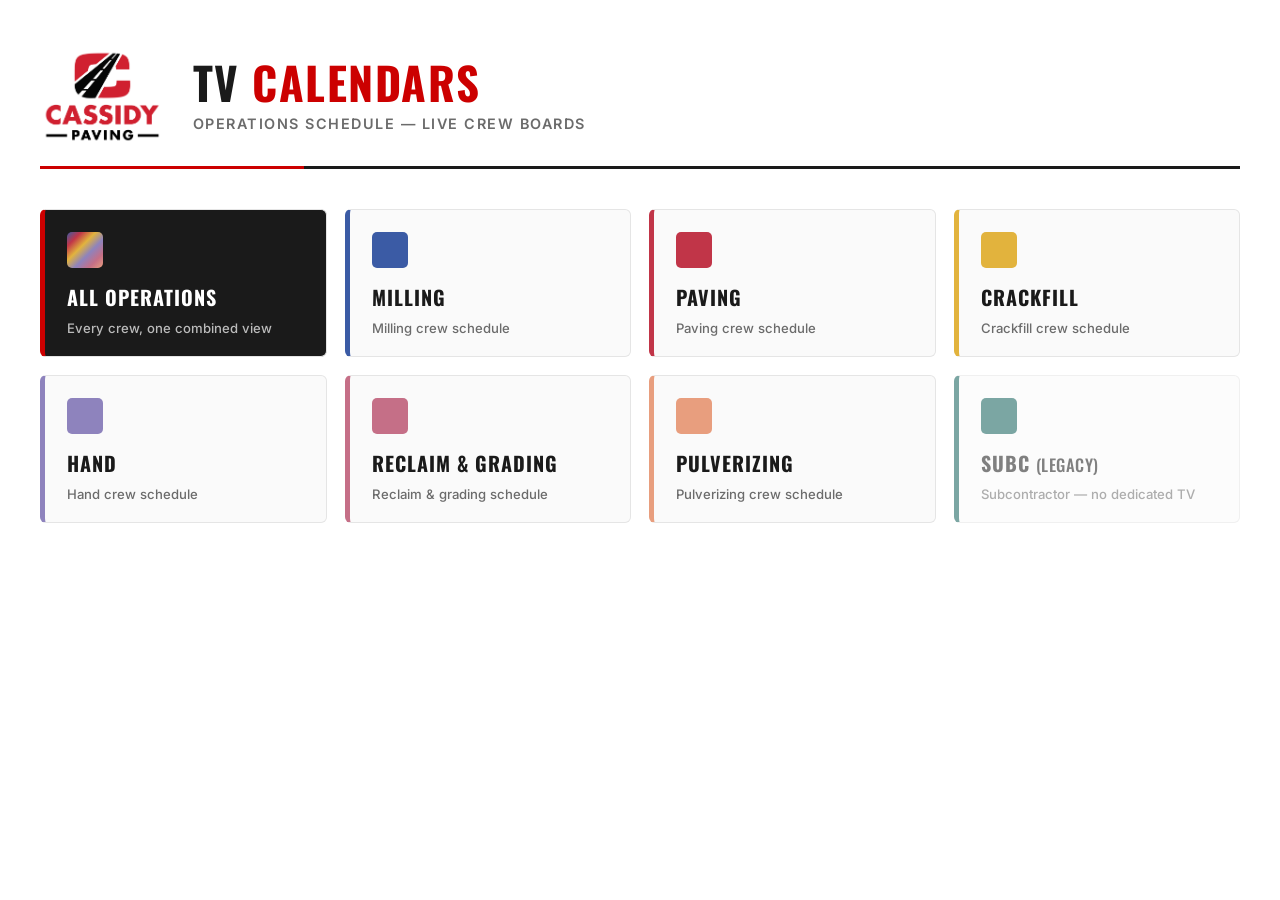
<file: index.html>
<!DOCTYPE html>
<html lang="en">
<head>
<meta charset="UTF-8">
<meta name="viewport" content="width=device-width, initial-scale=1.0">
<title>Cassidy Paving — TV Calendars</title>
<link rel="preconnect" href="https://fonts.googleapis.com">
<link rel="preconnect" href="https://fonts.gstatic.com" crossorigin>
<link href="https://fonts.googleapis.com/css2?family=Inter:wght@400;500;600;700&family=Oswald:wght@500;600;700&display=swap" rel="stylesheet">
<style>
:root {
  --brand-red: #CC0000;
  --brand-black: #1A1A1A;
  --grid-line: #E5E5E5;
  --muted: #6B6B6B;
}
* { margin: 0; padding: 0; box-sizing: border-box; }
body {
  font-family: 'Inter', -apple-system, BlinkMacSystemFont, sans-serif;
  background: #FFFFFF;
  color: var(--brand-black);
  min-height: 100vh;
  padding: 48px 32px;
}
.container { max-width: 1200px; margin: 0 auto; }
.header {
  display: flex;
  align-items: center;
  gap: 28px;
  margin-bottom: 40px;
  padding-bottom: 22px;
  border-bottom: 3px solid var(--brand-black);
  position: relative;
}
.header::after {
  content: '';
  position: absolute;
  left: 0; bottom: -3px;
  width: 22%; height: 3px;
  background: var(--brand-red);
}
.header img { height: 96px; width: auto; }
.title-block h1 {
  font-family: 'Oswald', 'Impact', sans-serif;
  font-size: 2.8rem;
  font-weight: 700;
  letter-spacing: 1.5px;
  text-transform: uppercase;
  line-height: 1;
}
.title-block h1 .accent { color: var(--brand-red); }
.title-block .subtitle {
  margin-top: 10px;
  font-size: 0.9rem;
  color: var(--muted);
  font-weight: 600;
  letter-spacing: 1.5px;
  text-transform: uppercase;
}
.grid {
  display: grid;
  grid-template-columns: repeat(auto-fit, minmax(240px, 1fr));
  gap: 18px;
}
.card {
  background: #FAFAFA;
  border: 1px solid var(--grid-line);
  border-left: 5px solid var(--card-color, var(--brand-red));
  border-radius: 6px;
  padding: 22px 22px 20px;
  text-decoration: none;
  color: var(--brand-black);
  display: flex;
  flex-direction: column;
  gap: 8px;
  transition: all 0.2s ease;
}
.card:hover {
  background: #F2F2F2;
  box-shadow: 0 6px 18px rgba(0,0,0,0.08);
  transform: translateY(-2px);
}
.card .swatch {
  width: 36px; height: 36px;
  border-radius: 5px;
  background: var(--card-color, var(--brand-red));
  margin-bottom: 6px;
}
.card h2 {
  font-family: 'Oswald', 'Impact', sans-serif;
  font-size: 1.25rem;
  font-weight: 700;
  letter-spacing: 1px;
  text-transform: uppercase;
}
.card p {
  font-size: 0.82rem;
  color: var(--muted);
  font-weight: 500;
}
.card.featured {
  background: var(--brand-black);
  color: #FFFFFF;
  border-left-color: var(--brand-red);
}
.card.featured h2 { color: #FFFFFF; }
.card.featured p  { color: #BBBBBB; }
.card.featured .swatch {
  background: linear-gradient(135deg, #3B5BA5, #C13548, #E2B33D, #8E83BD, #C56F87, #E89E7E);
}
.card.legacy { opacity: 0.55; }
</style>
</head>
<body>
<div class="container">
  <div class="header">
    <img src="logo.png" alt="Cassidy Paving">
    <div class="title-block">
      <h1>TV <span class="accent">Calendars</span></h1>
      <p class="subtitle">Operations Schedule — Live Crew Boards</p>
    </div>
  </div>

  <div class="grid">
    <a href="operations.html" class="card featured">
      <div class="swatch"></div>
      <h2>All Operations</h2>
      <p>Every crew, one combined view</p>
    </a>

    <a href="milling.html" class="card" style="--card-color:#3B5BA5">
      <div class="swatch"></div>
      <h2>Milling</h2>
      <p>Milling crew schedule</p>
    </a>

    <a href="paving.html" class="card" style="--card-color:#C13548">
      <div class="swatch"></div>
      <h2>Paving</h2>
      <p>Paving crew schedule</p>
    </a>

    <a href="crackfill.html" class="card" style="--card-color:#E2B33D">
      <div class="swatch"></div>
      <h2>Crackfill</h2>
      <p>Crackfill crew schedule</p>
    </a>

    <a href="hand.html" class="card" style="--card-color:#8E83BD">
      <div class="swatch"></div>
      <h2>Hand</h2>
      <p>Hand crew schedule</p>
    </a>

    <a href="reclaim.html" class="card" style="--card-color:#C56F87">
      <div class="swatch"></div>
      <h2>Reclaim &amp; Grading</h2>
      <p>Reclaim &amp; grading schedule</p>
    </a>

    <a href="pulverizing.html" class="card" style="--card-color:#E89E7E">
      <div class="swatch"></div>
      <h2>Pulverizing</h2>
      <p>Pulverizing crew schedule</p>
    </a>

    <a href="subc.html" class="card legacy" style="--card-color:#115E59">
      <div class="swatch"></div>
      <h2>SubC <small style="font-weight:500;letter-spacing:0.5px">(legacy)</small></h2>
      <p>Subcontractor — no dedicated TV</p>
    </a>
  </div>
</div>
</body>
</html>
</file>
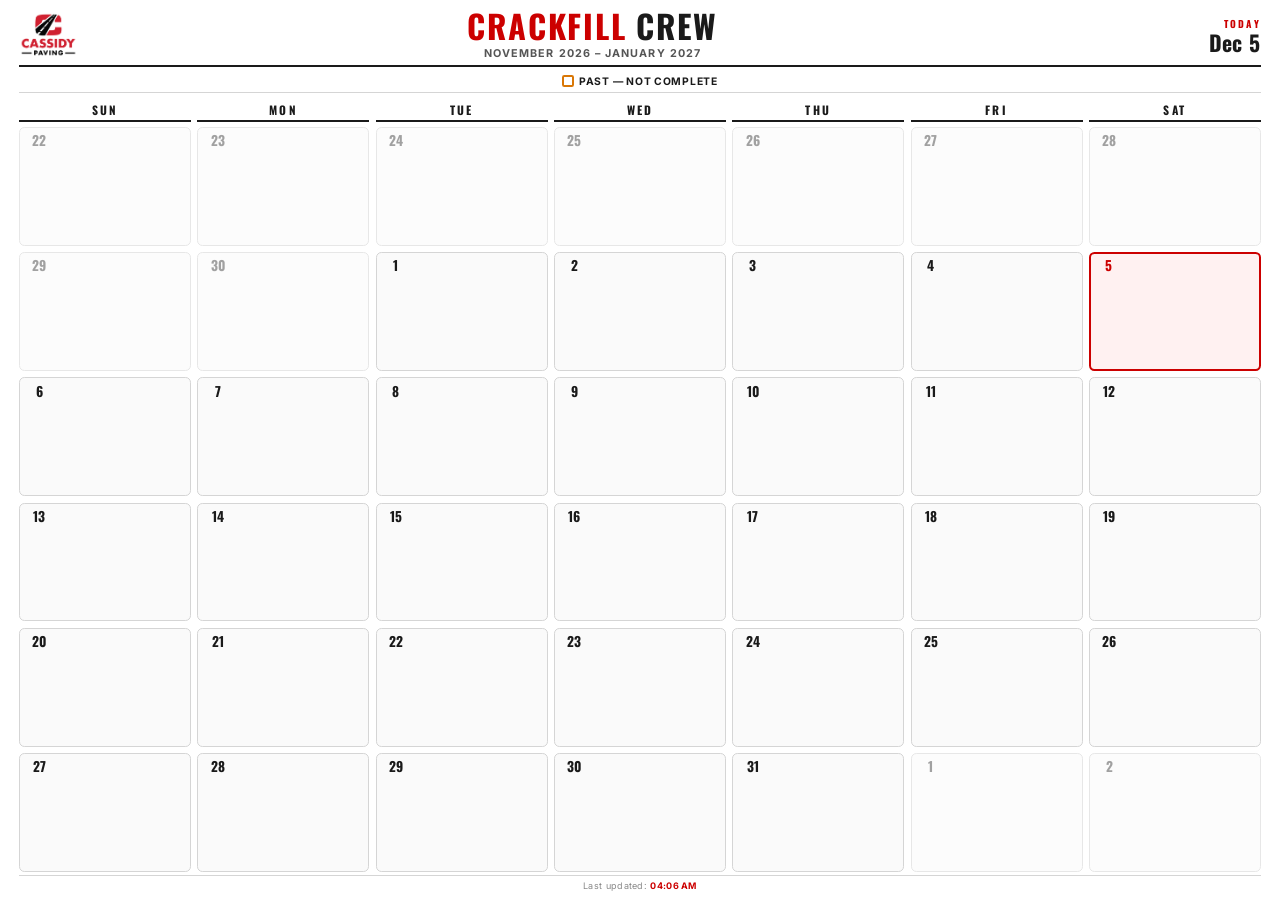
<file: crackfill.html>
<!DOCTYPE html>
<html lang="en">
<head>
<meta charset="UTF-8">
<meta name="viewport" content="width=device-width, initial-scale=1.0">
<title>Cassidy Paving — Crackfill Crew Calendar</title>
<link rel="preconnect" href="https://fonts.googleapis.com">
<link rel="preconnect" href="https://fonts.gstatic.com" crossorigin>
<link href="https://fonts.googleapis.com/css2?family=Inter:wght@400;500;600;700&family=Oswald:wght@500;600;700&display=swap" rel="stylesheet">
<link rel="stylesheet" href="calendar-styles.css">
<style>:root { --crew-color: #E2B33D; }</style>
</head>
<body>

<header class="header">
  <div class="header-logo">
    <img src="logo.png" alt="Cassidy Paving">
  </div>
  <div class="header-title">
    <div class="crew-name"><span class="accent">Crackfill</span> Crew</div>
    <div class="date-range" id="date-range"></div>
  </div>
  <div class="header-right">
    <div class="label">Today</div>
    <div class="date" id="today-date"></div>
  </div>
</header>

<div class="legend">
  <div class="legend-item"><div class="legend-color outline-amber"></div> Past — Not Complete</div>
</div>

<div class="calendar-container">
  <div class="weekday-header">
    <div>Sun</div><div>Mon</div><div>Tue</div><div>Wed</div><div>Thu</div><div>Fri</div><div>Sat</div>
  </div>
  <div class="calendar-grid" id="grid"></div>
</div>

<div class="status-bar">
  Last updated: <span class="accent" id="update-time">--:--</span>
</div>

<script src="calendar-utils.js"></script>
<script>
const CREW_PHASE = 'Crackfill';

async function renderCalendar() {
  const today = new Date();
  const todayStart = new Date(today); todayStart.setHours(0,0,0,0);
  document.getElementById('today-date').textContent =
    today.toLocaleDateString('en-US', { month: 'short', day: 'numeric' });

  const allEvents = await loadEvents();
  const events = filterEventsByPhase(allEvents, CREW_PHASE);

  const calendarDates = getCalendarDates(today);
  document.getElementById('date-range').textContent =
    formatDateRange(calendarDates[0], calendarDates[calendarDates.length - 1]);

  const grid = document.getElementById('grid');
  grid.innerHTML = '';

  calendarDates.forEach(date => {
    const cell = document.createElement('div');
    cell.className = 'day-cell';
    if (date.getMonth() === today.getMonth() && date.getFullYear() === today.getFullYear()) {
      cell.classList.add('current-month');
    }
    if (date.toDateString() === today.toDateString()) {
      cell.classList.add('current-day');
    }

    const dayNum = document.createElement('div');
    dayNum.className = 'day-number';
    dayNum.textContent = date.getDate();
    cell.appendChild(dayNum);

    const eventsEl = document.createElement('div');
    eventsEl.className = 'events';

    const dayEvents = getEventsForDate(events, date);
    dayEvents.forEach(event => {
      const eventEl = document.createElement('div');
      eventEl.className = 'event';
      if (event.status === 'Complete') {
        eventEl.classList.add('complete');
      } else {
        const eventEnd = new Date(event.endDate); eventEnd.setHours(23,59,59,999);
        if (eventEnd < todayStart) eventEl.classList.add('past-incomplete');
      }

      const job = document.createElement('span');
      job.className = 'job';
      job.textContent = event.jobNumber;
      eventEl.appendChild(job);

      const sep = document.createElement('span');
      sep.className = 'sep';
      sep.textContent = ' · ';
      eventEl.appendChild(sep);

      const meta = document.createElement('span');
      meta.textContent = `${event.client} · ${event.city}`;
      eventEl.appendChild(meta);

      eventEl.title = `${event.crew} — ${event.status}`;
      eventsEl.appendChild(eventEl);
    });

    cell.appendChild(eventsEl);
    grid.appendChild(cell);
  });

  applyAdaptiveDensity();

  document.getElementById('update-time').textContent =
    new Date().toLocaleTimeString('en-US', { hour: '2-digit', minute: '2-digit' });
}

renderCalendar();
setInterval(renderCalendar, 1 * 60 * 1000);
bindAdaptiveDensityResize();
</script>
</body>
</html>
</file>
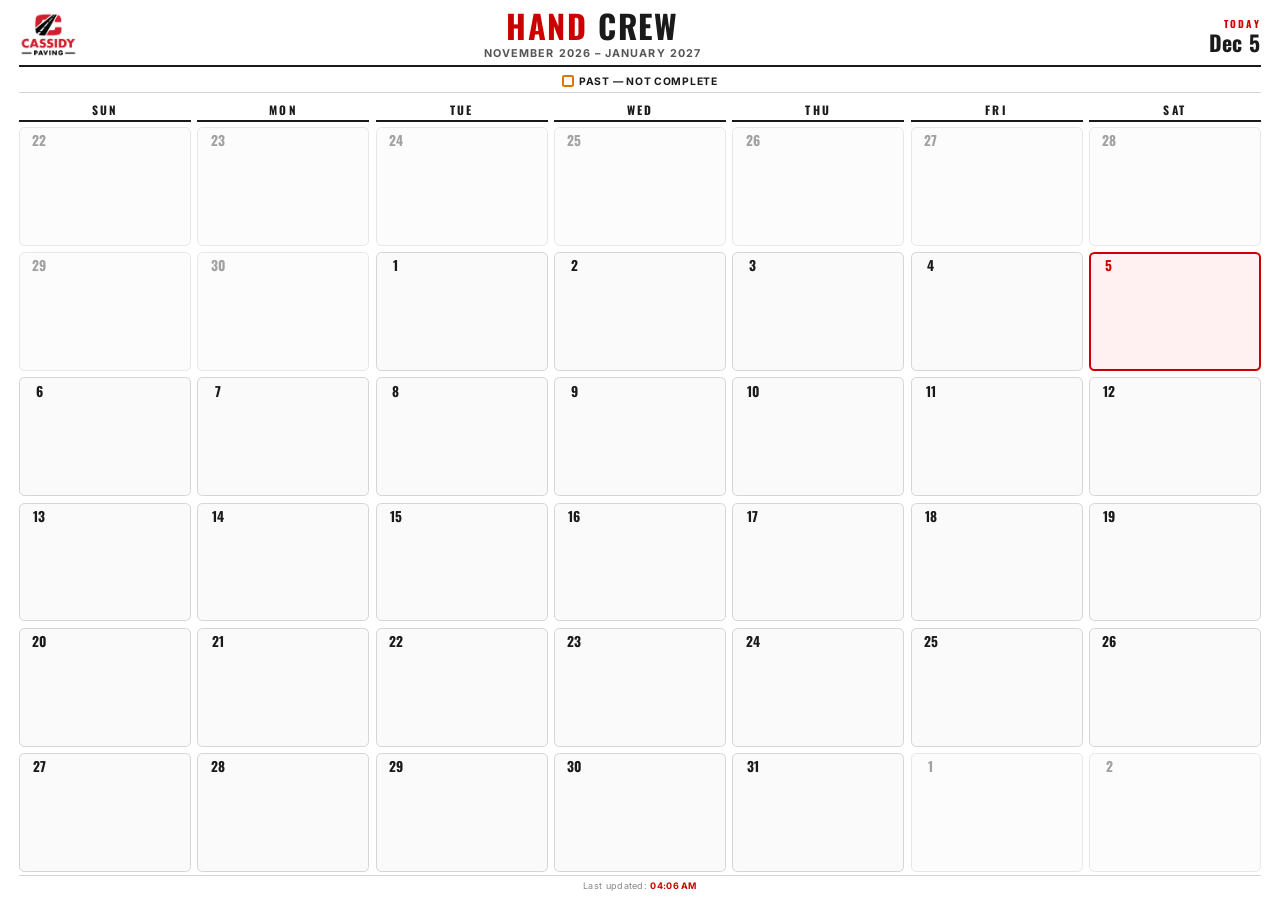
<file: hand.html>
<!DOCTYPE html>
<html lang="en">
<head>
<meta charset="UTF-8">
<meta name="viewport" content="width=device-width, initial-scale=1.0">
<title>Cassidy Paving — Hand Crew Calendar</title>
<link rel="preconnect" href="https://fonts.googleapis.com">
<link rel="preconnect" href="https://fonts.gstatic.com" crossorigin>
<link href="https://fonts.googleapis.com/css2?family=Inter:wght@400;500;600;700&family=Oswald:wght@500;600;700&display=swap" rel="stylesheet">
<link rel="stylesheet" href="calendar-styles.css">
<style>:root { --crew-color: #8E83BD; }</style>
</head>
<body>

<header class="header">
  <div class="header-logo">
    <img src="logo.png" alt="Cassidy Paving">
  </div>
  <div class="header-title">
    <div class="crew-name"><span class="accent">Hand</span> Crew</div>
    <div class="date-range" id="date-range"></div>
  </div>
  <div class="header-right">
    <div class="label">Today</div>
    <div class="date" id="today-date"></div>
  </div>
</header>

<div class="legend">
  <div class="legend-item"><div class="legend-color outline-amber"></div> Past — Not Complete</div>
</div>

<div class="calendar-container">
  <div class="weekday-header">
    <div>Sun</div><div>Mon</div><div>Tue</div><div>Wed</div><div>Thu</div><div>Fri</div><div>Sat</div>
  </div>
  <div class="calendar-grid" id="grid"></div>
</div>

<div class="status-bar">
  Last updated: <span class="accent" id="update-time">--:--</span>
</div>

<script src="calendar-utils.js"></script>
<script>
const CREW_PHASE = 'Hand';

async function renderCalendar() {
  const today = new Date();
  const todayStart = new Date(today); todayStart.setHours(0,0,0,0);
  document.getElementById('today-date').textContent =
    today.toLocaleDateString('en-US', { month: 'short', day: 'numeric' });

  const allEvents = await loadEvents();
  const events = filterEventsByPhase(allEvents, CREW_PHASE);

  const calendarDates = getCalendarDates(today);
  document.getElementById('date-range').textContent =
    formatDateRange(calendarDates[0], calendarDates[calendarDates.length - 1]);

  const grid = document.getElementById('grid');
  grid.innerHTML = '';

  calendarDates.forEach(date => {
    const cell = document.createElement('div');
    cell.className = 'day-cell';
    if (date.getMonth() === today.getMonth() && date.getFullYear() === today.getFullYear()) {
      cell.classList.add('current-month');
    }
    if (date.toDateString() === today.toDateString()) {
      cell.classList.add('current-day');
    }

    const dayNum = document.createElement('div');
    dayNum.className = 'day-number';
    dayNum.textContent = date.getDate();
    cell.appendChild(dayNum);

    const eventsEl = document.createElement('div');
    eventsEl.className = 'events';

    const dayEvents = getEventsForDate(events, date);
    dayEvents.forEach(event => {
      const eventEl = document.createElement('div');
      eventEl.className = 'event';
      if (event.status === 'Complete') {
        eventEl.classList.add('complete');
      } else {
        const eventEnd = new Date(event.endDate); eventEnd.setHours(23,59,59,999);
        if (eventEnd < todayStart) eventEl.classList.add('past-incomplete');
      }

      const job = document.createElement('span');
      job.className = 'job';
      job.textContent = event.jobNumber;
      eventEl.appendChild(job);

      const sep = document.createElement('span');
      sep.className = 'sep';
      sep.textContent = ' · ';
      eventEl.appendChild(sep);

      const meta = document.createElement('span');
      meta.textContent = `${event.client} · ${event.city}`;
      eventEl.appendChild(meta);

      eventEl.title = `${event.crew} — ${event.status}`;
      eventsEl.appendChild(eventEl);
    });

    cell.appendChild(eventsEl);
    grid.appendChild(cell);
  });

  applyAdaptiveDensity();

  document.getElementById('update-time').textContent =
    new Date().toLocaleTimeString('en-US', { hour: '2-digit', minute: '2-digit' });
}

renderCalendar();
setInterval(renderCalendar, 1 * 60 * 1000);
bindAdaptiveDensityResize();
</script>
</body>
</html>
</file>
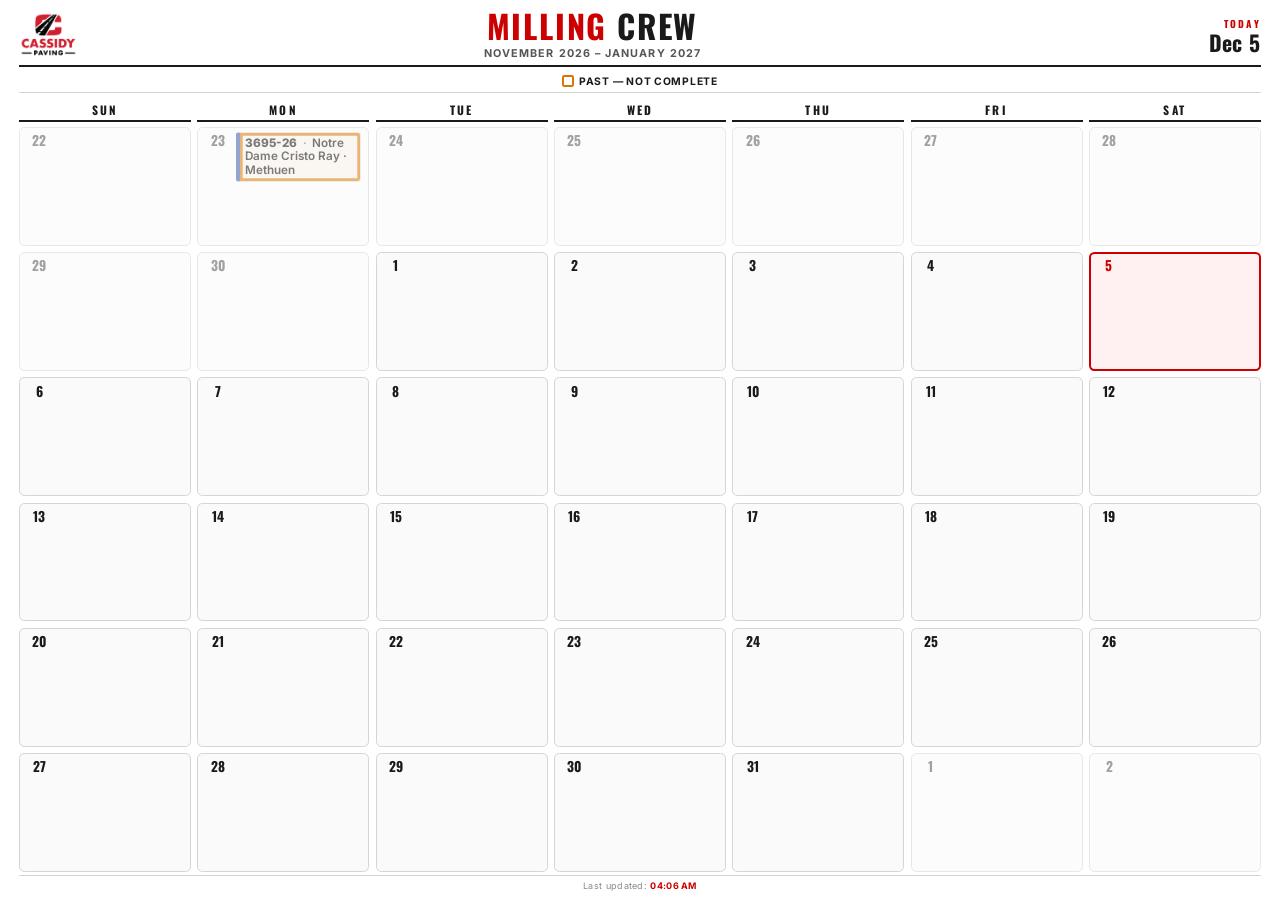
<file: milling.html>
<!DOCTYPE html>
<html lang="en">
<head>
<meta charset="UTF-8">
<meta name="viewport" content="width=device-width, initial-scale=1.0">
<title>Cassidy Paving — Milling Crew Calendar</title>
<link rel="preconnect" href="https://fonts.googleapis.com">
<link rel="preconnect" href="https://fonts.gstatic.com" crossorigin>
<link href="https://fonts.googleapis.com/css2?family=Inter:wght@400;500;600;700&family=Oswald:wght@500;600;700&display=swap" rel="stylesheet">
<link rel="stylesheet" href="calendar-styles.css">
<style>:root { --crew-color: #3B5BA5; }</style>
</head>
<body>

<header class="header">
  <div class="header-logo">
    <img src="logo.png" alt="Cassidy Paving">
  </div>
  <div class="header-title">
    <div class="crew-name"><span class="accent">Milling</span> Crew</div>
    <div class="date-range" id="date-range"></div>
  </div>
  <div class="header-right">
    <div class="label">Today</div>
    <div class="date" id="today-date"></div>
  </div>
</header>

<div class="legend">
  <div class="legend-item"><div class="legend-color outline-amber"></div> Past — Not Complete</div>
</div>

<div class="calendar-container">
  <div class="weekday-header">
    <div>Sun</div><div>Mon</div><div>Tue</div><div>Wed</div><div>Thu</div><div>Fri</div><div>Sat</div>
  </div>
  <div class="calendar-grid" id="grid"></div>
</div>

<div class="status-bar">
  Last updated: <span class="accent" id="update-time">--:--</span>
</div>

<script src="calendar-utils.js"></script>
<script>
const CREW_PHASE = 'Milling';

async function renderCalendar() {
  const today = new Date();
  const todayStart = new Date(today); todayStart.setHours(0,0,0,0);
  document.getElementById('today-date').textContent =
    today.toLocaleDateString('en-US', { month: 'short', day: 'numeric' });

  const allEvents = await loadEvents();
  const events = filterEventsByPhase(allEvents, CREW_PHASE);

  const calendarDates = getCalendarDates(today);
  document.getElementById('date-range').textContent =
    formatDateRange(calendarDates[0], calendarDates[calendarDates.length - 1]);

  const grid = document.getElementById('grid');
  grid.innerHTML = '';

  calendarDates.forEach(date => {
    const cell = document.createElement('div');
    cell.className = 'day-cell';
    if (date.getMonth() === today.getMonth() && date.getFullYear() === today.getFullYear()) {
      cell.classList.add('current-month');
    }
    if (date.toDateString() === today.toDateString()) {
      cell.classList.add('current-day');
    }

    const dayNum = document.createElement('div');
    dayNum.className = 'day-number';
    dayNum.textContent = date.getDate();
    cell.appendChild(dayNum);

    const eventsEl = document.createElement('div');
    eventsEl.className = 'events';

    const dayEvents = getEventsForDate(events, date);
    dayEvents.forEach(event => {
      const eventEl = document.createElement('div');
      eventEl.className = 'event';
      if (event.status === 'Complete') {
        eventEl.classList.add('complete');
      } else {
        const eventEnd = new Date(event.endDate); eventEnd.setHours(23,59,59,999);
        if (eventEnd < todayStart) eventEl.classList.add('past-incomplete');
      }

      const job = document.createElement('span');
      job.className = 'job';
      job.textContent = event.jobNumber;
      eventEl.appendChild(job);

      const sep = document.createElement('span');
      sep.className = 'sep';
      sep.textContent = ' · ';
      eventEl.appendChild(sep);

      const meta = document.createElement('span');
      meta.textContent = `${event.client} · ${event.city}`;
      eventEl.appendChild(meta);

      eventEl.title = `${event.crew} — ${event.status}`;
      eventsEl.appendChild(eventEl);
    });

    cell.appendChild(eventsEl);
    grid.appendChild(cell);
  });

  applyAdaptiveDensity();

  document.getElementById('update-time').textContent =
    new Date().toLocaleTimeString('en-US', { hour: '2-digit', minute: '2-digit' });
}

renderCalendar();
setInterval(renderCalendar, 1 * 60 * 1000);
bindAdaptiveDensityResize();
</script>
</body>
</html>
</file>
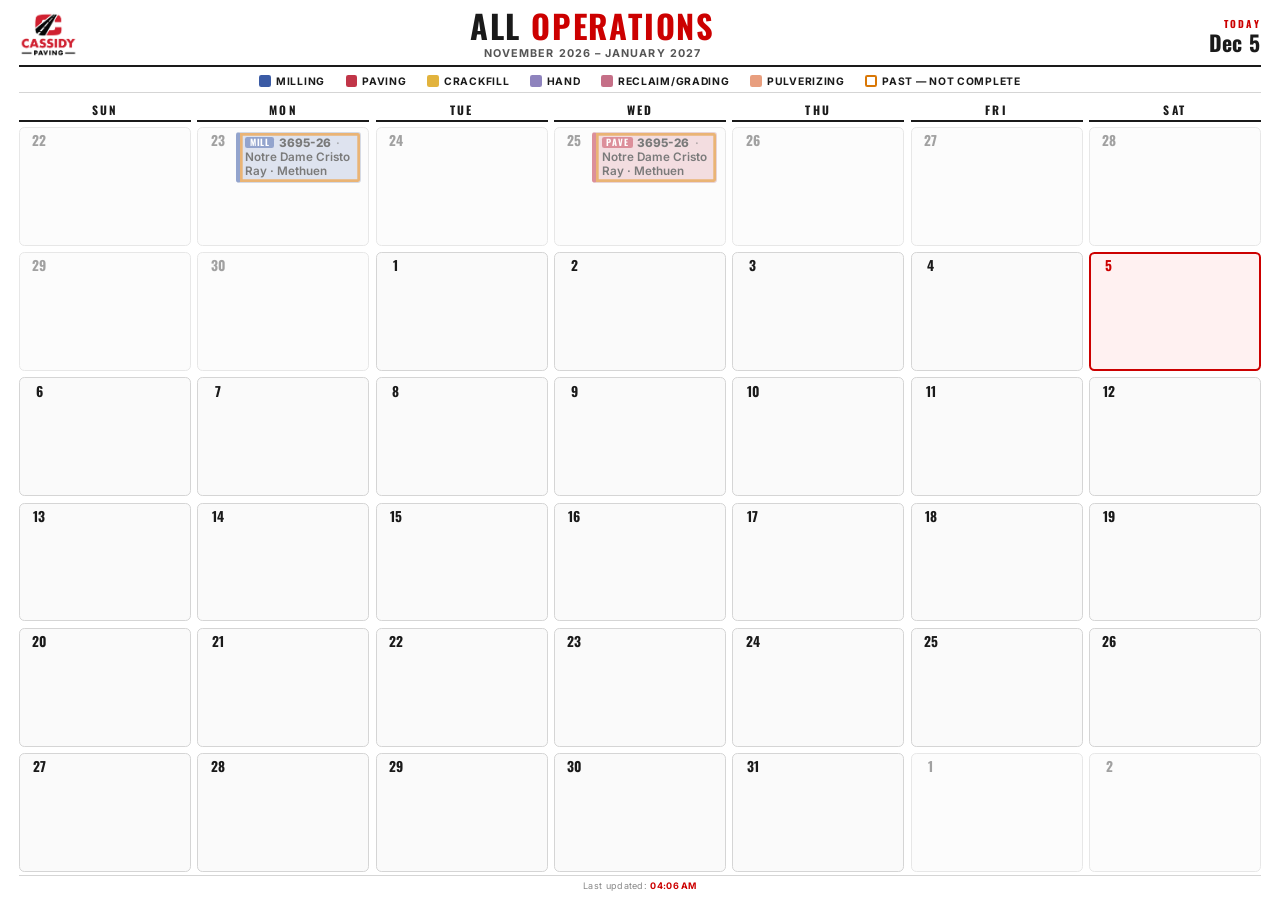
<file: operations.html>
<!DOCTYPE html>
<html lang="en">
<head>
<meta charset="UTF-8">
<meta name="viewport" content="width=device-width, initial-scale=1.0">
<title>Cassidy Paving — All Operations Calendar</title>
<link rel="preconnect" href="https://fonts.googleapis.com">
<link rel="preconnect" href="https://fonts.gstatic.com" crossorigin>
<link href="https://fonts.googleapis.com/css2?family=Inter:wght@400;500;600;700&family=Oswald:wght@500;600;700&display=swap" rel="stylesheet">
<link rel="stylesheet" href="calendar-styles.css">
</head>
<body>

<header class="header">
  <div class="header-logo">
    <img src="logo.png" alt="Cassidy Paving">
  </div>
  <div class="header-title">
    <div class="crew-name">All <span class="accent">Operations</span></div>
    <div class="date-range" id="date-range"></div>
  </div>
  <div class="header-right">
    <div class="label">Today</div>
    <div class="date" id="today-date"></div>
  </div>
</header>

<div class="legend">
  <div class="legend-item"><div class="legend-color" style="background:#3B5BA5"></div> Milling</div>
  <div class="legend-item"><div class="legend-color" style="background:#C13548"></div> Paving</div>
  <div class="legend-item"><div class="legend-color" style="background:#E2B33D"></div> Crackfill</div>
  <div class="legend-item"><div class="legend-color" style="background:#8E83BD"></div> Hand</div>
  <div class="legend-item"><div class="legend-color" style="background:#C56F87"></div> Reclaim/Grading</div>
  <div class="legend-item"><div class="legend-color" style="background:#E89E7E"></div> Pulverizing</div>
  <div class="legend-item"><div class="legend-color outline-amber"></div> Past — Not Complete</div>
</div>

<div class="calendar-container">
  <div class="weekday-header">
    <div>Sun</div><div>Mon</div><div>Tue</div><div>Wed</div><div>Thu</div><div>Fri</div><div>Sat</div>
  </div>
  <div class="calendar-grid" id="grid"></div>
</div>

<div class="status-bar">
  Last updated: <span class="accent" id="update-time">--:--</span>
</div>

<script src="calendar-utils.js"></script>
<script>
const CREW_PHASE = null; // null = all phases (operations view)

async function renderCalendar() {
  const today = new Date();
  const todayStart = new Date(today); todayStart.setHours(0,0,0,0);
  document.getElementById('today-date').textContent =
    today.toLocaleDateString('en-US', { month: 'short', day: 'numeric' });

  const allEvents = await loadEvents();
  const events = filterEventsByPhase(allEvents, CREW_PHASE);

  const calendarDates = getCalendarDates(today);
  document.getElementById('date-range').textContent =
    formatDateRange(calendarDates[0], calendarDates[calendarDates.length - 1]);

  const grid = document.getElementById('grid');
  grid.innerHTML = '';

  calendarDates.forEach(date => {
    const cell = document.createElement('div');
    cell.className = 'day-cell';
    if (date.getMonth() === today.getMonth() && date.getFullYear() === today.getFullYear()) {
      cell.classList.add('current-month');
    }
    if (date.toDateString() === today.toDateString()) {
      cell.classList.add('current-day');
    }

    const dayNum = document.createElement('div');
    dayNum.className = 'day-number';
    dayNum.textContent = date.getDate();
    cell.appendChild(dayNum);

    const eventsEl = document.createElement('div');
    eventsEl.className = 'events';

    const dayEvents = getEventsForDate(events, date);
    dayEvents.forEach(event => {
      const slug = getCrewSlug(event.crew);
      const eventEl = document.createElement('div');
      eventEl.className = 'event ' + slug;
      if (event.status === 'Complete') {
        eventEl.classList.add('complete');
      } else {
        const eventEnd = new Date(event.endDate); eventEnd.setHours(23,59,59,999);
        if (eventEnd < todayStart) eventEl.classList.add('past-incomplete');
      }

      const badge = document.createElement('span');
      badge.className = 'crew-badge ' + slug;
      badge.textContent = getCrewCode(event.crew);
      eventEl.appendChild(badge);

      const job = document.createElement('span');
      job.className = 'job';
      job.textContent = event.jobNumber;
      eventEl.appendChild(job);

      const sep = document.createElement('span');
      sep.className = 'sep';
      sep.textContent = ' · ';
      eventEl.appendChild(sep);

      const meta = document.createElement('span');
      meta.textContent = `${event.client} · ${event.city}`;
      eventEl.appendChild(meta);

      eventEl.title = `${event.crew} — ${event.status}`;
      eventsEl.appendChild(eventEl);
    });

    cell.appendChild(eventsEl);
    grid.appendChild(cell);
  });

  // Future-proof: shrink event styling per-cell so multi-event days never truncate.
  applyAdaptiveDensity();

  document.getElementById('update-time').textContent =
    new Date().toLocaleTimeString('en-US', { hour: '2-digit', minute: '2-digit' });
}

renderCalendar();
setInterval(renderCalendar, 1 * 60 * 1000);
bindAdaptiveDensityResize();
</script>
</body>
</html>
</file>
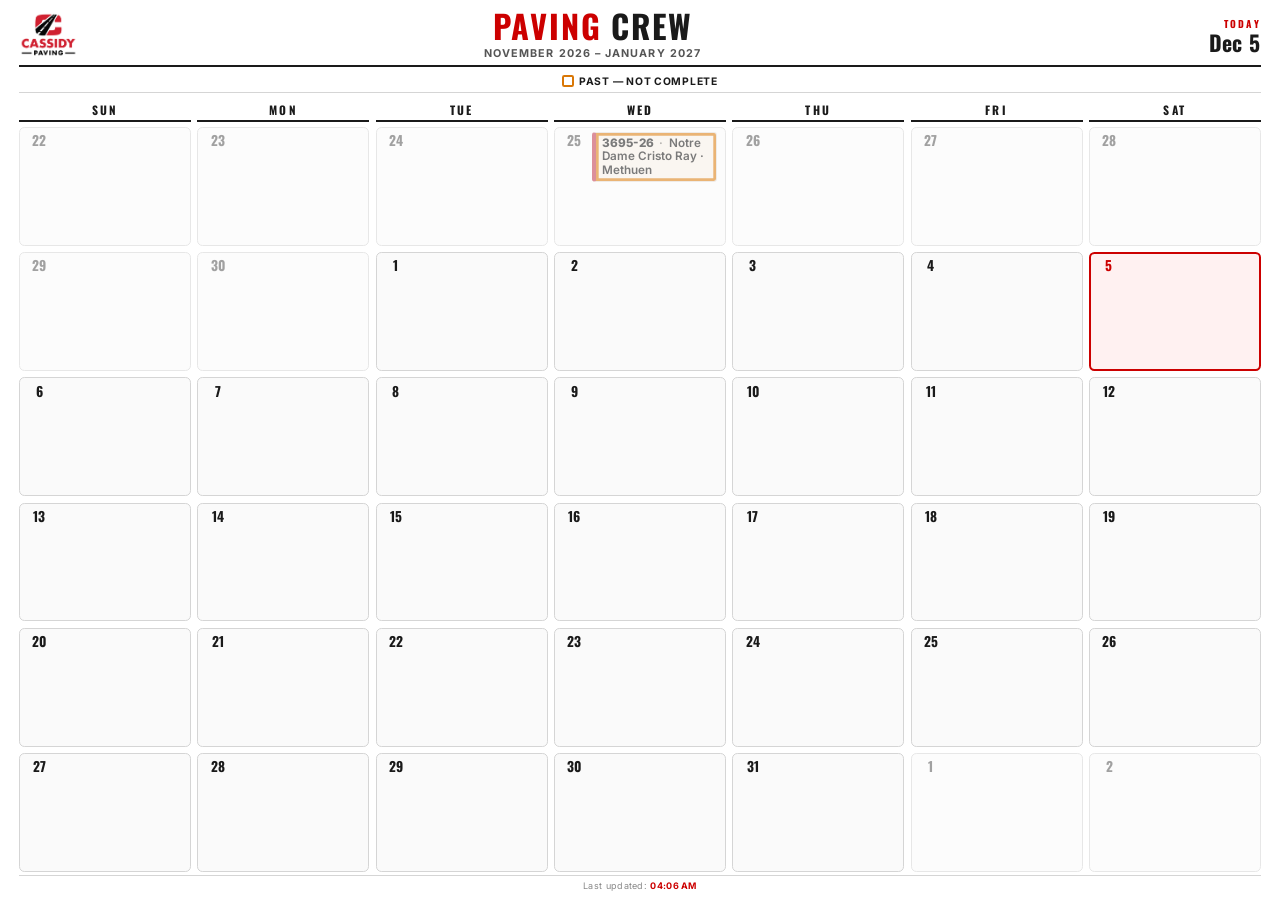
<file: paving.html>
<!DOCTYPE html>
<html lang="en">
<head>
<meta charset="UTF-8">
<meta name="viewport" content="width=device-width, initial-scale=1.0">
<title>Cassidy Paving — Paving Crew Calendar</title>
<link rel="preconnect" href="https://fonts.googleapis.com">
<link rel="preconnect" href="https://fonts.gstatic.com" crossorigin>
<link href="https://fonts.googleapis.com/css2?family=Inter:wght@400;500;600;700&family=Oswald:wght@500;600;700&display=swap" rel="stylesheet">
<link rel="stylesheet" href="calendar-styles.css">
<style>:root { --crew-color: #C13548; }</style>
</head>
<body>

<header class="header">
  <div class="header-logo">
    <img src="logo.png" alt="Cassidy Paving">
  </div>
  <div class="header-title">
    <div class="crew-name"><span class="accent">Paving</span> Crew</div>
    <div class="date-range" id="date-range"></div>
  </div>
  <div class="header-right">
    <div class="label">Today</div>
    <div class="date" id="today-date"></div>
  </div>
</header>

<div class="legend">
  <div class="legend-item"><div class="legend-color outline-amber"></div> Past — Not Complete</div>
</div>

<div class="calendar-container">
  <div class="weekday-header">
    <div>Sun</div><div>Mon</div><div>Tue</div><div>Wed</div><div>Thu</div><div>Fri</div><div>Sat</div>
  </div>
  <div class="calendar-grid" id="grid"></div>
</div>

<div class="status-bar">
  Last updated: <span class="accent" id="update-time">--:--</span>
</div>

<script src="calendar-utils.js"></script>
<script>
const CREW_PHASE = 'Paving';

async function renderCalendar() {
  const today = new Date();
  const todayStart = new Date(today); todayStart.setHours(0,0,0,0);
  document.getElementById('today-date').textContent =
    today.toLocaleDateString('en-US', { month: 'short', day: 'numeric' });

  const allEvents = await loadEvents();
  const events = filterEventsByPhase(allEvents, CREW_PHASE);

  const calendarDates = getCalendarDates(today);
  document.getElementById('date-range').textContent =
    formatDateRange(calendarDates[0], calendarDates[calendarDates.length - 1]);

  const grid = document.getElementById('grid');
  grid.innerHTML = '';

  calendarDates.forEach(date => {
    const cell = document.createElement('div');
    cell.className = 'day-cell';
    if (date.getMonth() === today.getMonth() && date.getFullYear() === today.getFullYear()) {
      cell.classList.add('current-month');
    }
    if (date.toDateString() === today.toDateString()) {
      cell.classList.add('current-day');
    }

    const dayNum = document.createElement('div');
    dayNum.className = 'day-number';
    dayNum.textContent = date.getDate();
    cell.appendChild(dayNum);

    const eventsEl = document.createElement('div');
    eventsEl.className = 'events';

    const dayEvents = getEventsForDate(events, date);
    dayEvents.forEach(event => {
      const eventEl = document.createElement('div');
      eventEl.className = 'event';
      if (event.status === 'Complete') {
        eventEl.classList.add('complete');
      } else {
        const eventEnd = new Date(event.endDate); eventEnd.setHours(23,59,59,999);
        if (eventEnd < todayStart) eventEl.classList.add('past-incomplete');
      }

      const job = document.createElement('span');
      job.className = 'job';
      job.textContent = event.jobNumber;
      eventEl.appendChild(job);

      const sep = document.createElement('span');
      sep.className = 'sep';
      sep.textContent = ' · ';
      eventEl.appendChild(sep);

      const meta = document.createElement('span');
      meta.textContent = `${event.client} · ${event.city}`;
      eventEl.appendChild(meta);

      eventEl.title = `${event.crew} — ${event.status}`;
      eventsEl.appendChild(eventEl);
    });

    cell.appendChild(eventsEl);
    grid.appendChild(cell);
  });

  applyAdaptiveDensity();

  document.getElementById('update-time').textContent =
    new Date().toLocaleTimeString('en-US', { hour: '2-digit', minute: '2-digit' });
}

renderCalendar();
setInterval(renderCalendar, 1 * 60 * 1000);
bindAdaptiveDensityResize();
</script>
</body>
</html>
</file>
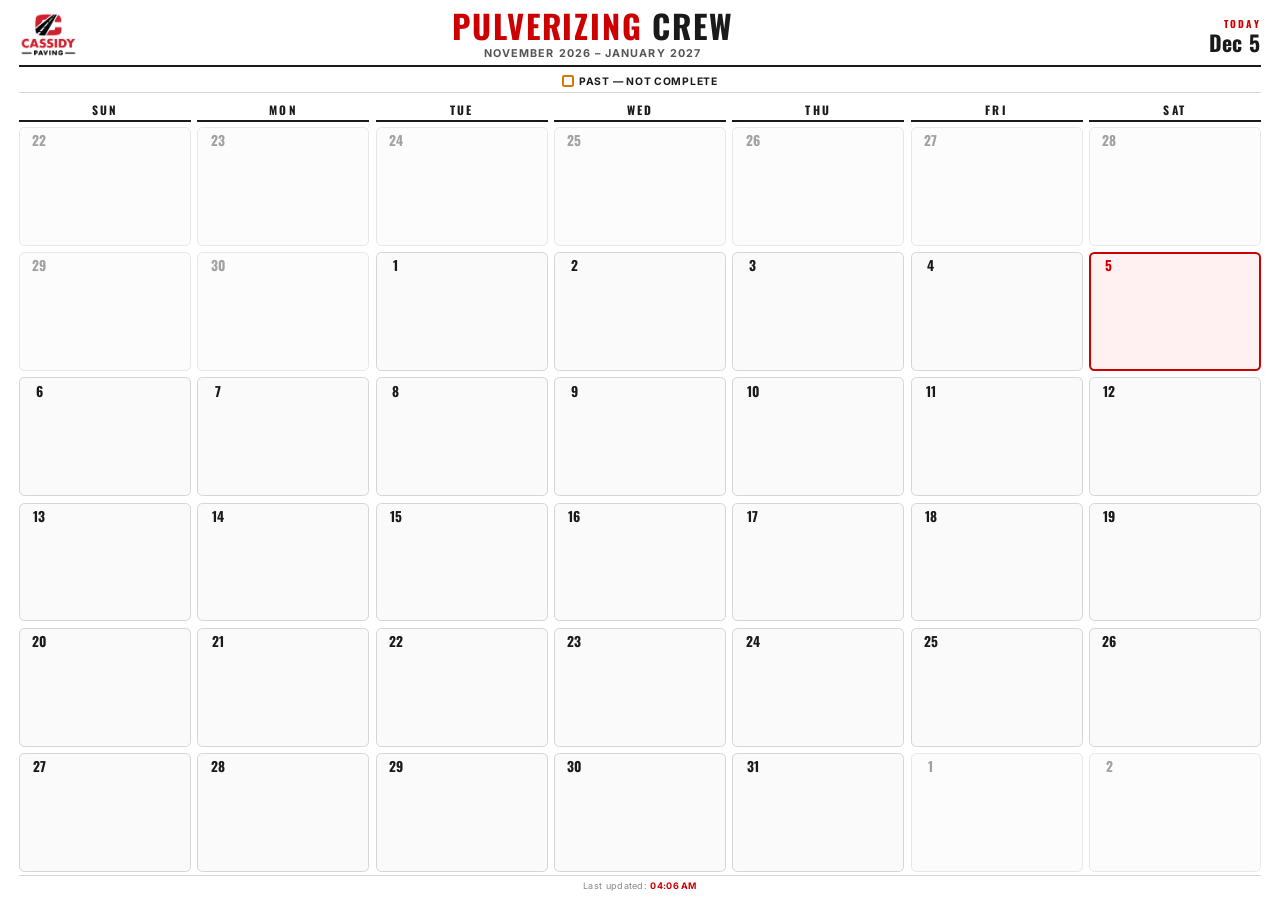
<file: pulverizing.html>
<!DOCTYPE html>
<html lang="en">
<head>
<meta charset="UTF-8">
<meta name="viewport" content="width=device-width, initial-scale=1.0">
<title>Cassidy Paving — Pulverizing Crew Calendar</title>
<link rel="preconnect" href="https://fonts.googleapis.com">
<link rel="preconnect" href="https://fonts.gstatic.com" crossorigin>
<link href="https://fonts.googleapis.com/css2?family=Inter:wght@400;500;600;700&family=Oswald:wght@500;600;700&display=swap" rel="stylesheet">
<link rel="stylesheet" href="calendar-styles.css">
<style>:root { --crew-color: #E89E7E; }</style>
</head>
<body>

<header class="header">
  <div class="header-logo">
    <img src="logo.png" alt="Cassidy Paving">
  </div>
  <div class="header-title">
    <div class="crew-name"><span class="accent">Pulverizing</span> Crew</div>
    <div class="date-range" id="date-range"></div>
  </div>
  <div class="header-right">
    <div class="label">Today</div>
    <div class="date" id="today-date"></div>
  </div>
</header>

<div class="legend">
  <div class="legend-item"><div class="legend-color outline-amber"></div> Past — Not Complete</div>
</div>

<div class="calendar-container">
  <div class="weekday-header">
    <div>Sun</div><div>Mon</div><div>Tue</div><div>Wed</div><div>Thu</div><div>Fri</div><div>Sat</div>
  </div>
  <div class="calendar-grid" id="grid"></div>
</div>

<div class="status-bar">
  Last updated: <span class="accent" id="update-time">--:--</span>
</div>

<script src="calendar-utils.js"></script>
<script>
const CREW_PHASE = 'Pulverizing';

async function renderCalendar() {
  const today = new Date();
  const todayStart = new Date(today); todayStart.setHours(0,0,0,0);
  document.getElementById('today-date').textContent =
    today.toLocaleDateString('en-US', { month: 'short', day: 'numeric' });

  const allEvents = await loadEvents();
  const events = filterEventsByPhase(allEvents, CREW_PHASE);

  const calendarDates = getCalendarDates(today);
  document.getElementById('date-range').textContent =
    formatDateRange(calendarDates[0], calendarDates[calendarDates.length - 1]);

  const grid = document.getElementById('grid');
  grid.innerHTML = '';

  calendarDates.forEach(date => {
    const cell = document.createElement('div');
    cell.className = 'day-cell';
    if (date.getMonth() === today.getMonth() && date.getFullYear() === today.getFullYear()) {
      cell.classList.add('current-month');
    }
    if (date.toDateString() === today.toDateString()) {
      cell.classList.add('current-day');
    }

    const dayNum = document.createElement('div');
    dayNum.className = 'day-number';
    dayNum.textContent = date.getDate();
    cell.appendChild(dayNum);

    const eventsEl = document.createElement('div');
    eventsEl.className = 'events';

    const dayEvents = getEventsForDate(events, date);
    dayEvents.forEach(event => {
      const eventEl = document.createElement('div');
      eventEl.className = 'event';
      if (event.status === 'Complete') {
        eventEl.classList.add('complete');
      } else {
        const eventEnd = new Date(event.endDate); eventEnd.setHours(23,59,59,999);
        if (eventEnd < todayStart) eventEl.classList.add('past-incomplete');
      }

      const job = document.createElement('span');
      job.className = 'job';
      job.textContent = event.jobNumber;
      eventEl.appendChild(job);

      const sep = document.createElement('span');
      sep.className = 'sep';
      sep.textContent = ' · ';
      eventEl.appendChild(sep);

      const meta = document.createElement('span');
      meta.textContent = `${event.client} · ${event.city}`;
      eventEl.appendChild(meta);

      eventEl.title = `${event.crew} — ${event.status}`;
      eventsEl.appendChild(eventEl);
    });

    cell.appendChild(eventsEl);
    grid.appendChild(cell);
  });

  applyAdaptiveDensity();

  document.getElementById('update-time').textContent =
    new Date().toLocaleTimeString('en-US', { hour: '2-digit', minute: '2-digit' });
}

renderCalendar();
setInterval(renderCalendar, 1 * 60 * 1000);
bindAdaptiveDensityResize();
</script>
</body>
</html>
</file>
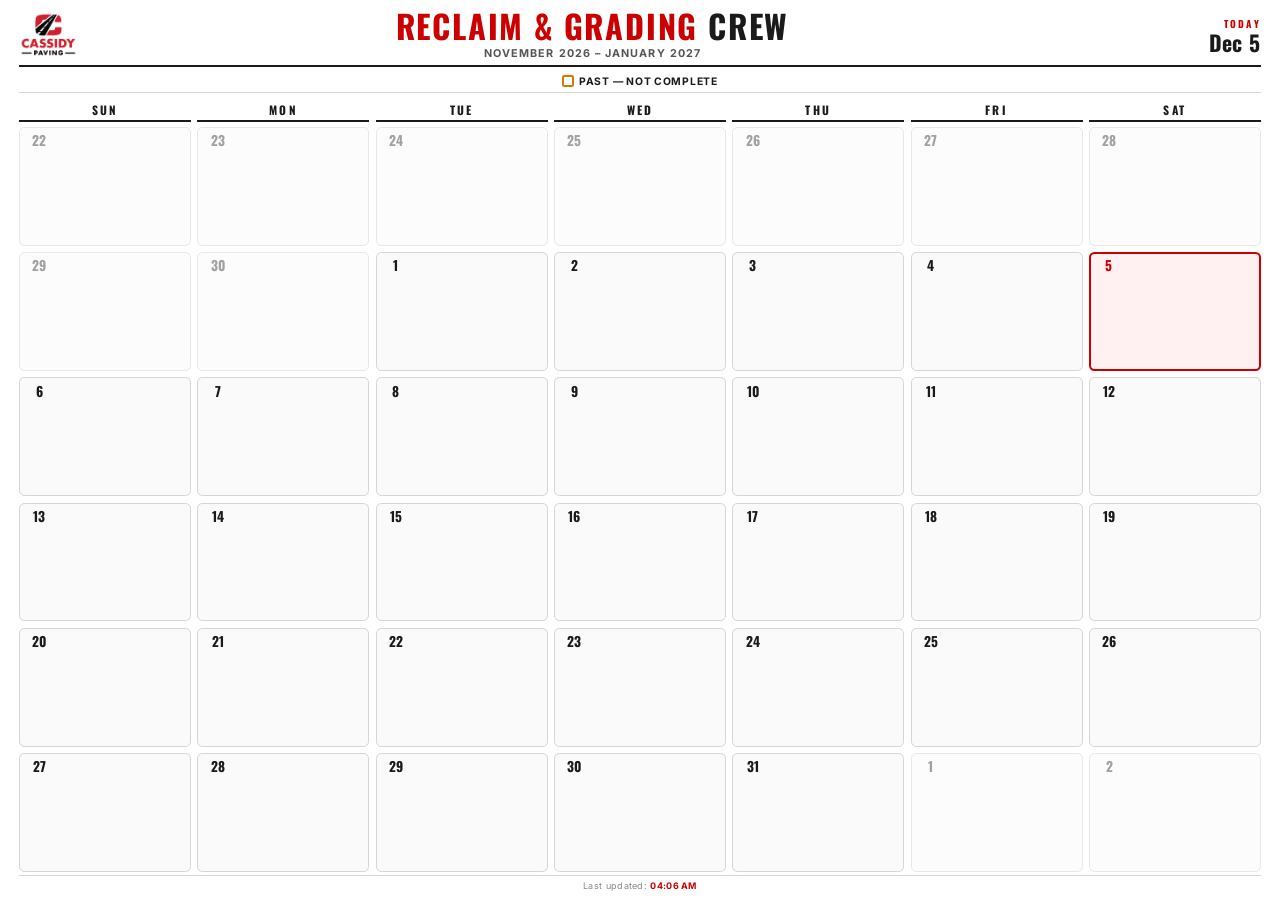
<file: reclaim.html>
<!DOCTYPE html>
<html lang="en">
<head>
<meta charset="UTF-8">
<meta name="viewport" content="width=device-width, initial-scale=1.0">
<title>Cassidy Paving — Reclaim & Grading Crew Calendar</title>
<link rel="preconnect" href="https://fonts.googleapis.com">
<link rel="preconnect" href="https://fonts.gstatic.com" crossorigin>
<link href="https://fonts.googleapis.com/css2?family=Inter:wght@400;500;600;700&family=Oswald:wght@500;600;700&display=swap" rel="stylesheet">
<link rel="stylesheet" href="calendar-styles.css">
<style>:root { --crew-color: #C56F87; }</style>
</head>
<body>

<header class="header">
  <div class="header-logo">
    <img src="logo.png" alt="Cassidy Paving">
  </div>
  <div class="header-title">
    <div class="crew-name"><span class="accent">Reclaim & Grading</span> Crew</div>
    <div class="date-range" id="date-range"></div>
  </div>
  <div class="header-right">
    <div class="label">Today</div>
    <div class="date" id="today-date"></div>
  </div>
</header>

<div class="legend">
  <div class="legend-item"><div class="legend-color outline-amber"></div> Past — Not Complete</div>
</div>

<div class="calendar-container">
  <div class="weekday-header">
    <div>Sun</div><div>Mon</div><div>Tue</div><div>Wed</div><div>Thu</div><div>Fri</div><div>Sat</div>
  </div>
  <div class="calendar-grid" id="grid"></div>
</div>

<div class="status-bar">
  Last updated: <span class="accent" id="update-time">--:--</span>
</div>

<script src="calendar-utils.js"></script>
<script>
const CREW_PHASE = 'Reclaim/Grading';

async function renderCalendar() {
  const today = new Date();
  const todayStart = new Date(today); todayStart.setHours(0,0,0,0);
  document.getElementById('today-date').textContent =
    today.toLocaleDateString('en-US', { month: 'short', day: 'numeric' });

  const allEvents = await loadEvents();
  const events = filterEventsByPhase(allEvents, CREW_PHASE);

  const calendarDates = getCalendarDates(today);
  document.getElementById('date-range').textContent =
    formatDateRange(calendarDates[0], calendarDates[calendarDates.length - 1]);

  const grid = document.getElementById('grid');
  grid.innerHTML = '';

  calendarDates.forEach(date => {
    const cell = document.createElement('div');
    cell.className = 'day-cell';
    if (date.getMonth() === today.getMonth() && date.getFullYear() === today.getFullYear()) {
      cell.classList.add('current-month');
    }
    if (date.toDateString() === today.toDateString()) {
      cell.classList.add('current-day');
    }

    const dayNum = document.createElement('div');
    dayNum.className = 'day-number';
    dayNum.textContent = date.getDate();
    cell.appendChild(dayNum);

    const eventsEl = document.createElement('div');
    eventsEl.className = 'events';

    const dayEvents = getEventsForDate(events, date);
    dayEvents.forEach(event => {
      const eventEl = document.createElement('div');
      eventEl.className = 'event';
      if (event.status === 'Complete') {
        eventEl.classList.add('complete');
      } else {
        const eventEnd = new Date(event.endDate); eventEnd.setHours(23,59,59,999);
        if (eventEnd < todayStart) eventEl.classList.add('past-incomplete');
      }

      const job = document.createElement('span');
      job.className = 'job';
      job.textContent = event.jobNumber;
      eventEl.appendChild(job);

      const sep = document.createElement('span');
      sep.className = 'sep';
      sep.textContent = ' · ';
      eventEl.appendChild(sep);

      const meta = document.createElement('span');
      meta.textContent = `${event.client} · ${event.city}`;
      eventEl.appendChild(meta);

      eventEl.title = `${event.crew} — ${event.status}`;
      eventsEl.appendChild(eventEl);
    });

    cell.appendChild(eventsEl);
    grid.appendChild(cell);
  });

  applyAdaptiveDensity();

  document.getElementById('update-time').textContent =
    new Date().toLocaleTimeString('en-US', { hour: '2-digit', minute: '2-digit' });
}

renderCalendar();
setInterval(renderCalendar, 1 * 60 * 1000);
bindAdaptiveDensityResize();
</script>
</body>
</html>
</file>
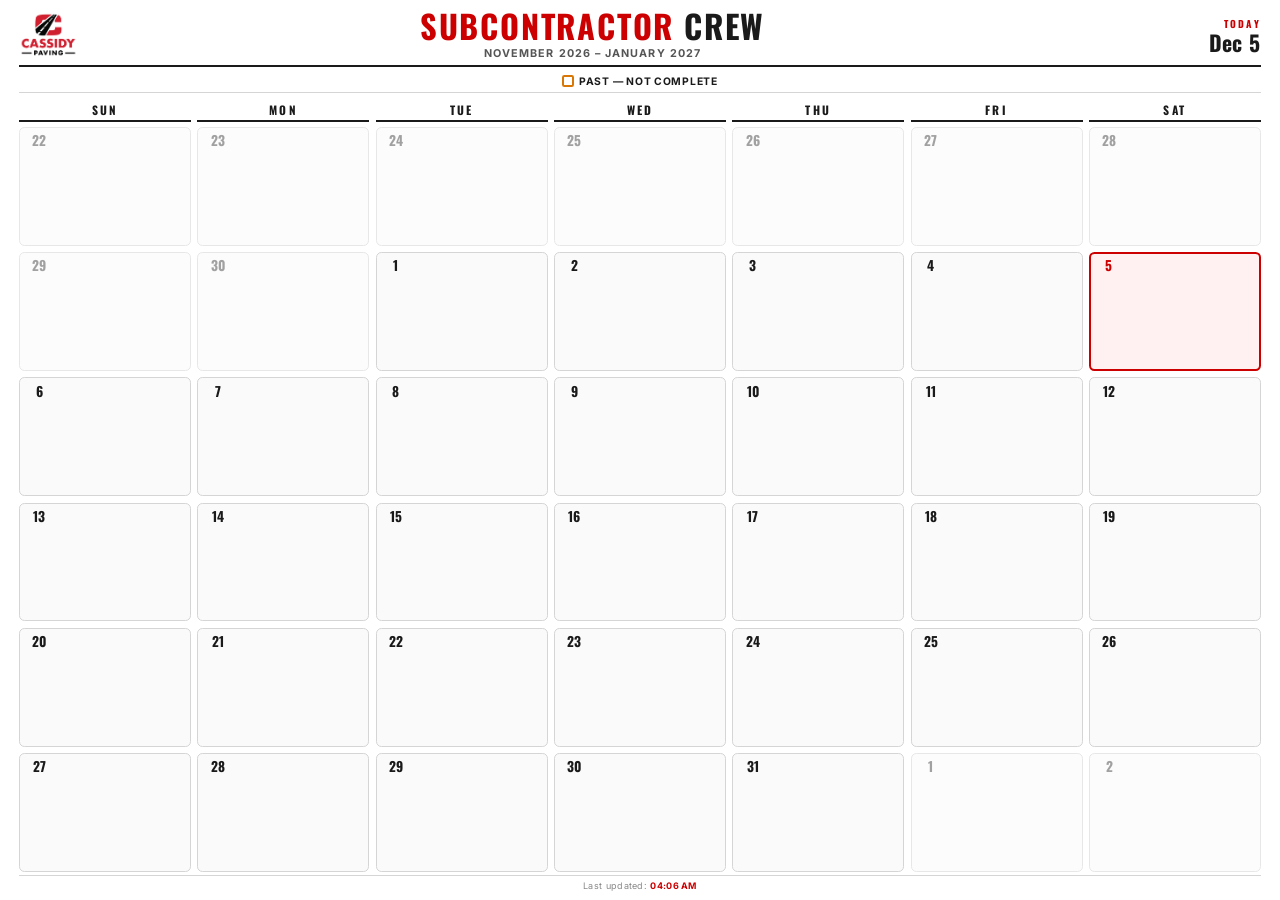
<file: subc.html>
<!DOCTYPE html>
<html lang="en">
<head>
<meta charset="UTF-8">
<meta name="viewport" content="width=device-width, initial-scale=1.0">
<title>Cassidy Paving — Subcontractor Crew Calendar</title>
<link rel="preconnect" href="https://fonts.googleapis.com">
<link rel="preconnect" href="https://fonts.gstatic.com" crossorigin>
<link href="https://fonts.googleapis.com/css2?family=Inter:wght@400;500;600;700&family=Oswald:wght@500;600;700&display=swap" rel="stylesheet">
<link rel="stylesheet" href="calendar-styles.css">
<style>:root { --crew-color: #A8B143; }</style>
</head>
<body>

<header class="header">
  <div class="header-logo">
    <img src="logo.png" alt="Cassidy Paving">
  </div>
  <div class="header-title">
    <div class="crew-name"><span class="accent">Subcontractor</span> Crew</div>
    <div class="date-range" id="date-range"></div>
  </div>
  <div class="header-right">
    <div class="label">Today</div>
    <div class="date" id="today-date"></div>
  </div>
</header>

<div class="legend">
  <div class="legend-item"><div class="legend-color outline-amber"></div> Past — Not Complete</div>
</div>

<div class="calendar-container">
  <div class="weekday-header">
    <div>Sun</div><div>Mon</div><div>Tue</div><div>Wed</div><div>Thu</div><div>Fri</div><div>Sat</div>
  </div>
  <div class="calendar-grid" id="grid"></div>
</div>

<div class="status-bar">
  Last updated: <span class="accent" id="update-time">--:--</span>
</div>

<script src="calendar-utils.js"></script>
<script>
// ============ SUBCONTRACTOR COLOR PALETTE ============
// Each subcontractor gets its own border + background color across the whole
// calendar so a sub's jobs read as a cohesive group at a glance.
// Fallback to the generic Subcontractor swatch for anything not in the map.
const SUB_COLORS = {
  'Fructify LLC':                            '#2E5C8A',
  'Cassidy Landscaping':                     '#4A8B3A',
  'H & N Pavement Marking, INC':             '#E67E22',
  'Matt & Bro hardscape':                    '#8B4513',
  'S and M Farms Inc':                       '#C9A227',
  'Colonial Excavation & Utilities LLC':     '#5D6D7E',
  'City Sealcoating':                        '#1F1F1F',
  'CMB Pavement Services Inc':               '#8E44AD',
  'United Concrete Services':                '#95A5A6'
};
const SUB_COLOR_FALLBACK = '#A8B143';

function hexToRgba(hex, alpha) {
  const h = hex.replace('#','');
  const r = parseInt(h.substring(0,2),16);
  const g = parseInt(h.substring(2,4),16);
  const b = parseInt(h.substring(4,6),16);
  return `rgba(${r}, ${g}, ${b}, ${alpha})`;
}

function colorForSub(name) {
  return SUB_COLORS[name] || SUB_COLOR_FALLBACK;
}

// ============ SILOED DATA FETCH ============
// Reads data-subcontractor.json (refreshed every 5 min by
// .github/workflows/refresh-subcontractor-data.yml from the Subcontractor
// Schedule sheet). Does NOT use loadEvents() from calendar-utils.js — that
// function reads data.json, which is the internal-crew pipeline.
async function loadSubEvents() {
  const cb = Math.floor(Date.now() / 60000);
  try {
    const resp = await fetch(`./data-subcontractor.json?cb=${cb}`, { cache: 'no-store' });
    if (!resp.ok) throw new Error('data-subcontractor.json HTTP ' + resp.status);
    const payload = await resp.json();
    const events = (payload.events || []).map(e => ({
      jobNumber:   e.jobNumber,
      client:      e.client || '',
      clientFirst: e.clientFirst || '',
      city:        e.city || '',
      crew:        e.crew || '',
      scope:       e.scope || '',
      phase:       e.phase || 'Subcontractor',
      startDate:   parseISODate(e.startDate),
      endDate:     parseISODate(e.endDate) || parseISODate(e.startDate),
      status:      e.status || ''
    })).filter(e => e.startDate);
    console.log(`[sub-calendar] Loaded ${events.length} sub events from data-subcontractor.json (generated ${payload.generatedAt})`);
    return events;
  } catch (err) {
    console.warn('[sub-calendar] data-subcontractor.json load failed:', err);
    return [];
  }
}

// ============ RENDER ============
async function renderCalendar() {
  const today = new Date();
  const todayStart = new Date(today); todayStart.setHours(0,0,0,0);
  document.getElementById('today-date').textContent =
    today.toLocaleDateString('en-US', { month: 'short', day: 'numeric' });

  const events = await loadSubEvents();

  const calendarDates = getCalendarDates(today);
  document.getElementById('date-range').textContent =
    formatDateRange(calendarDates[0], calendarDates[calendarDates.length - 1]);

  const grid = document.getElementById('grid');
  grid.innerHTML = '';

  calendarDates.forEach(date => {
    const cell = document.createElement('div');
    cell.className = 'day-cell';
    if (date.getMonth() === today.getMonth() && date.getFullYear() === today.getFullYear()) {
      cell.classList.add('current-month');
    }
    if (date.toDateString() === today.toDateString()) {
      cell.classList.add('current-day');
    }

    const dayNum = document.createElement('div');
    dayNum.className = 'day-number';
    dayNum.textContent = date.getDate();
    cell.appendChild(dayNum);

    const eventsEl = document.createElement('div');
    eventsEl.className = 'events';

    const dayEvents = getEventsForDate(events, date);
    dayEvents.forEach(event => {
      const eventEl = document.createElement('div');
      eventEl.className = 'event';
      const isComplete = event.status === 'Complete';
      const eventEnd = new Date(event.endDate); eventEnd.setHours(23,59,59,999);
      const isPastIncomplete = !isComplete && eventEnd < todayStart;

      if (isComplete) eventEl.classList.add('complete');
      if (isPastIncomplete) eventEl.classList.add('past-incomplete');

      // Per-subcontractor color: only apply for normal (future/active) events.
      // For .complete or .past-incomplete, the state classes in calendar-styles.css
      // own the visual treatment (gray-out + COMPLETE stamp; gold/amber border).
      // Inline styles would otherwise override the state classes.
      const subColor = colorForSub(event.crew);
      eventEl.style.setProperty('--crew-color', subColor);
      if (!isComplete && !isPastIncomplete) {
        eventEl.style.background = hexToRgba(subColor, 0.28);
        eventEl.style.borderLeftColor = subColor;
      }

      const job = document.createElement('span');
      job.className = 'job';
      job.textContent = event.jobNumber;
      eventEl.appendChild(job);

      const sep = document.createElement('span');
      sep.className = 'sep';
      sep.textContent = ' · ';
      eventEl.appendChild(sep);

      const meta = document.createElement('span');
      meta.textContent = `${event.client} · ${event.city}`;
      eventEl.appendChild(meta);

      eventEl.title = `${event.crew}${event.scope ? ' — ' + event.scope : ''} — ${event.status}`;
      eventsEl.appendChild(eventEl);
    });

    cell.appendChild(eventsEl);
    grid.appendChild(cell);
  });

  applyAdaptiveDensity();

  document.getElementById('update-time').textContent =
    new Date().toLocaleTimeString('en-US', { hour: '2-digit', minute: '2-digit' });
}

renderCalendar();
setInterval(renderCalendar, 1 * 60 * 1000);
bindAdaptiveDensityResize();
</script>
</body>
</html>
</file>
<file: calendar-styles.css>
/* ============================================================
   Cassidy Paving — TV Calendar shared styles
   Optimized for 65" 4K signage displays (TCL Q7K via AbleSign / Yodeck).
   Sizing is in viewport units so it auto-scales between 1080p
   (when the player downscales) and full 4K.
   Brand palette pulled from the Cassidy Paving logo:
     --brand-red     #CC0000
     --brand-black   #1A1A1A
   Phase colors live in calendar-utils.js (PHASE_COLORS).
   ============================================================ */

:root {
  --brand-red:        #CC0000;
  --brand-red-dark:   #990000;
  --brand-black:      #1A1A1A;
  --brand-ink:        #0F0F0F;
  --grid-line:        #D5D5D5;
  --cell-bg:          #FAFAFA;
  --cell-bg-today:    #FFF1F1;
  --muted:            #555555;
  --muted-soft:       #888888;
  --done-green:       #166534;
  --past-amber:       #D97706;

  /* Per-crew color override — single-crew calendars set this. */
  --crew-color:       var(--brand-red);
}

/* ---------- Reset / base ---------- */
* { margin: 0; padding: 0; box-sizing: border-box; }
html, body { width: 100%; height: 100%; overflow: hidden; }
body {
  font-family: 'Inter', -apple-system, BlinkMacSystemFont, "Segoe UI", Roboto, sans-serif;
  background: #FFFFFF;
  color: var(--brand-ink);
  display: flex;
  flex-direction: column;
  /* TV overscan-safe margin (tighter top/bottom to maximize grid space) */
  padding: 1vh 1.5vw;
}

/* ---------- HEADER (compressed for 6-week calendar) ---------- */
.header {
  display: grid;
  grid-template-columns: auto 1fr auto;
  align-items: center;
  gap: 1.8vw;
  margin-bottom: 0.5vh;
  padding-bottom: 0.6vh;
  border-bottom: 0.25vh solid var(--brand-black);
}

.header-logo {
  display: flex;
  align-items: center;
  height: 5vh;
}
.header-logo img {
  height: 100%;
  width: auto;
  display: block;
}

.header-title {
  text-align: center;
}
.header-title .crew-name {
  font-family: 'Oswald', 'Impact', 'Arial Narrow', sans-serif;
  font-weight: 800;
  font-size: 3.6vh;
  letter-spacing: 0.2vh;
  line-height: 1;
  color: var(--brand-black);
  text-transform: uppercase;
  display: inline-block;
}
.header-title .crew-name .accent {
  color: var(--brand-red);
}
.header-title .date-range {
  margin-top: 0.3vh;
  font-size: 1.2vh;
  font-weight: 700;
  color: var(--muted);
  letter-spacing: 0.12vh;
  text-transform: uppercase;
}

.header-right {
  text-align: right;
  min-width: 12vw;
}
.header-right .label {
  font-family: 'Oswald', 'Impact', sans-serif;
  font-size: 1.1vh;
  font-weight: 700;
  letter-spacing: 0.25vh;
  color: var(--brand-red);
  text-transform: uppercase;
}
.header-right .date {
  font-family: 'Oswald', 'Impact', sans-serif;
  font-size: 2.4vh;
  font-weight: 700;
  color: var(--brand-black);
  line-height: 1.05;
  letter-spacing: 0.05vh;
}

/* ---------- LEGEND (operations calendar only) ---------- */
.legend {
  display: flex;
  gap: 1.6vw;
  padding: 0.4vh 0 0.5vh;
  justify-content: center;
  flex-wrap: wrap;
  border-bottom: 0.1vh solid var(--grid-line);
  margin-bottom: 0.6vh;
}
.legend-item {
  display: flex;
  align-items: center;
  gap: 0.4vw;
  font-size: 1.15vh;
  font-weight: 700;
  color: var(--brand-black);
  text-transform: uppercase;
  letter-spacing: 0.08vh;
}
.legend-color {
  width: 1.3vh;
  height: 1.3vh;
  border-radius: 0.25vh;
}

/* ---------- CALENDAR GRID ---------- */
.calendar-container {
  flex: 1;
  display: flex;
  flex-direction: column;
  min-height: 0;
}
.weekday-header {
  display: grid;
  grid-template-columns: repeat(7, 1fr);
  gap: 0.5vw;
  margin-bottom: 0.5vh;
}
.weekday-header div {
  text-align: center;
  font-family: 'Oswald', 'Impact', sans-serif;
  font-size: 1.3vh;
  font-weight: 700;
  color: var(--brand-black);
  text-transform: uppercase;
  letter-spacing: 0.25vh;
  padding: 0.3vh 0;
  border-bottom: 0.25vh solid var(--brand-black);
}
.calendar-grid {
  flex: 1;
  display: grid;
  grid-template-columns: repeat(7, 1fr);
  grid-auto-rows: 1fr;
  gap: 0.5vw;
  min-height: 0;
}

/* ---------- DAY CELL ---------- */
.day-cell {
  background: var(--cell-bg);
  border: 0.15vh solid var(--grid-line);
  border-radius: 0.6vh;
  padding: 0.5vh 0.6vw 0.4vh;
  /* Horizontal: tiny day-number column on the left, events column on the right.
     This gives events the FULL cell height instead of (cell - day number). */
  display: flex;
  flex-direction: row;
  gap: 0.5vw;
  overflow: hidden;
  min-height: 0;
}
.day-cell:not(.current-month) { opacity: 0.55; }
.day-cell.current-day {
  background: var(--cell-bg-today);
  border: 0.3vh solid var(--brand-red);
  padding: 0.35vh 0.45vw 0.25vh;
}
.day-number {
  font-family: 'Oswald', 'Impact', sans-serif;
  font-size: 1.5vh;
  font-weight: 700;
  color: var(--muted);
  line-height: 1;
  /* Narrow left column — width grows slightly with viewport */
  flex: 0 0 auto;
  width: 1.8vw;
  min-width: 1.8vw;
  text-align: center;
  padding-top: 0.2vh;
  align-self: flex-start;
}
.day-cell.current-month .day-number { color: var(--brand-black); }
.day-cell.current-day .day-number {
  color: var(--brand-red);
  font-weight: 800;
}

/* ---------- EVENTS ---------- */
.events {
  flex: 1;
  display: flex;
  flex-direction: column;
  gap: 0.25vh;
  overflow: hidden;
  min-height: 0;
}
.event {
  position: relative;
  background: rgba(0, 0, 0, 0.05);
  color: var(--brand-ink);
  border: 0.12vh solid rgba(0, 0, 0, 0.08);
  border-left: 0.45vh solid var(--crew-color);
  padding: 0.35vh 0.45vw;
  border-radius: 0.35vh;
  font-size: 1.3vh;
  font-weight: 600;
  line-height: 1.18;
  white-space: normal;
  overflow-wrap: anywhere;
  word-break: break-word;
}
.event .job { font-weight: 800; }
.event .sep { opacity: 0.55; padding: 0 0.2vw; }

/* COMPLETE state — content stays readable; ribbon stamp added on top */
.event.complete {
  opacity: 0.78;
  background: rgba(22, 101, 52, 0.08);
}
.event.complete::after {
  content: 'COMPLETE';
  position: absolute;
  top: 50%;
  left: 50%;
  transform: translate(-50%, -50%) rotate(-10deg);
  font-family: 'Oswald', 'Impact', sans-serif;
  font-weight: 800;
  font-size: 1.05vh;
  letter-spacing: 0.18vh;
  color: var(--done-green);
  border: 0.22vh solid var(--done-green);
  padding: 0.05vh 0.35vw;
  border-radius: 0.22vh;
  text-transform: uppercase;
  pointer-events: none;
  white-space: nowrap;
  /* Translucent background so the job # / client / city behind stays readable */
  background: rgba(255, 255, 255, 0.35);
  text-shadow: 0 0 0.15vh rgba(255,255,255,0.75);
  box-shadow: 0 0.1vh 0.2vh rgba(0,0,0,0.04);
}

/* PAST-INCOMPLETE — past end date, status != Complete. Amber inset outline. */
.event.past-incomplete {
  box-shadow: inset 0 0 0 0.3vh var(--past-amber);
  background: rgba(217, 119, 6, 0.08);
}
.event.past-incomplete.complete { /* shouldn't happen but guard */
  box-shadow: none;
  background: rgba(22, 101, 52, 0.08);
}

/* Crew badge (operations calendar) */
.crew-badge {
  display: inline-block;
  background: var(--brand-black);
  color: #FFFFFF;
  font-family: 'Oswald', 'Impact', sans-serif;
  font-weight: 800;
  font-size: 1.0vh;
  padding: 0.05vh 0.35vw;
  border-radius: 0.25vh;
  margin-right: 0.35vw;
  vertical-align: 1px;
  letter-spacing: 0.08vh;
}


/* Legend swatch variant for past-incomplete (amber outline only) */
.legend-color.outline-amber {
  background: transparent;
  border: 0.3vh solid var(--past-amber);
  box-sizing: border-box;
}

/* Phase-specific event colors (operations calendar uses these per-event) */
.event.milling        { background: rgba(59, 91, 165, 0.28); border-left-color: #3B5BA5; }
.crew-badge.milling        { background: #3B5BA5; }
.event.paving         { background: rgba(193, 53, 72, 0.28); border-left-color: #C13548; }
.crew-badge.paving         { background: #C13548; }
.event.crackfill      { background: rgba(226, 179, 61, 0.28); border-left-color: #E2B33D; }
.crew-badge.crackfill      { background: #E2B33D; }
.event.hand           { background: rgba(142, 131, 189, 0.28); border-left-color: #8E83BD; }
.crew-badge.hand           { background: #8E83BD; }
.event.reclaimgrading { background: rgba(197, 111, 135, 0.28); border-left-color: #C56F87; }
.crew-badge.reclaimgrading { background: #C56F87; }
.event.pulverizing    { background: rgba(232, 158, 126, 0.28); border-left-color: #E89E7E; }
.crew-badge.pulverizing    { background: #E89E7E; }
.event.subc           { background: rgba(168, 177, 67, 0.28); border-left-color: #A8B143; }
.crew-badge.subc           { background: #A8B143; }

/* Phase event Complete tint overrides — keep some phase color but cooler */
.event.complete.milling, .event.complete.paving, .event.complete.crackfill,
.event.complete.hand, .event.complete.reclaimgrading,
.event.complete.pulverizing, .event.complete.subc {
  background: rgba(22, 101, 52, 0.10);
}

/* ---------- ADAPTIVE DENSITY ----------
   Applied by applyAdaptiveDensity() in calendar-utils.js when a cell would
   overflow. Each step shrinks event font/padding/gap and progressively
   removes wrapping so EVERY event stays visible — long text gets ellipsised
   rather than the row being clipped entirely.
   Floors are kept generous for TV viewing distance. */
.day-cell.density-2 .events { gap: 0.3vh; }
.day-cell.density-2 .event {
  font-size: 1.15vh;
  padding: 0.3vh 0.4vw;
  line-height: 1.15;
}
.day-cell.density-2 .crew-badge { font-size: 0.92vh; padding: 0.05vh 0.3vw; margin-right: 0.3vw; }
.day-cell.density-2 .event.complete::after { font-size: 0.95vh; padding: 0.05vh 0.3vw; letter-spacing: 0.15vh; }

.day-cell.density-3 .events { gap: 0.25vh; }
.day-cell.density-3 .event {
  font-size: 1.05vh;
  padding: 0.22vh 0.35vw;
  line-height: 1.12;
  border-left-width: 0.32vh;
  /* Single-line from here on so multi-event days never clip a row */
  white-space: nowrap;
  overflow: hidden;
  text-overflow: ellipsis;
}
.day-cell.density-3 .crew-badge { font-size: 0.85vh; padding: 0 0.25vw; margin-right: 0.25vw; }
.day-cell.density-3 .event.complete::after { font-size: 0.85vh; padding: 0.02vh 0.25vw; letter-spacing: 0.12vh; border-width: 0.18vh; }

.day-cell.density-4 .events { gap: 0.2vh; }
.day-cell.density-4 .event {
  font-size: 0.95vh;
  padding: 0.15vh 0.28vw;
  line-height: 1.1;
  border-left-width: 0.28vh;
  white-space: nowrap;
  overflow: hidden;
  text-overflow: ellipsis;
}
.day-cell.density-4 .crew-badge { font-size: 0.78vh; padding: 0 0.22vw; margin-right: 0.22vw; }
.day-cell.density-4 .event.complete::after { font-size: 0.78vh; padding: 0.02vh 0.22vw; letter-spacing: 0.1vh; border-width: 0.16vh; }
.day-cell.density-4 .event.past-incomplete { box-shadow: inset 0 0 0 0.2vh var(--past-amber); }

.day-cell.density-max .events { gap: 0.15vh; }
.day-cell.density-max .event {
  font-size: 0.85vh;
  padding: 0.1vh 0.22vw;
  line-height: 1.08;
  border-left-width: 0.25vh;
  border-radius: 0.25vh;
  white-space: nowrap;
  overflow: hidden;
  text-overflow: ellipsis;
}
.day-cell.density-max .crew-badge {
  font-size: 0.7vh;
  padding: 0 0.18vw;
  margin-right: 0.18vw;
  letter-spacing: 0.05vh;
}
.day-cell.density-max .event.complete::after { font-size: 0.7vh; padding: 0 0.18vw; letter-spacing: 0.08vh; border-width: 0.14vh; }
.day-cell.density-max .event.past-incomplete { box-shadow: inset 0 0 0 0.18vh var(--past-amber); }


/* ---------- STATUS BAR ---------- */
.status-bar {
  font-size: 1vh;
  color: var(--muted-soft);
  text-align: center;
  margin-top: 0.4vh;
  padding-top: 0.4vh;
  border-top: 0.1vh solid var(--grid-line);
  letter-spacing: 0.3px;
}
.status-bar .accent { color: var(--brand-red); font-weight: 700; }
</file>
